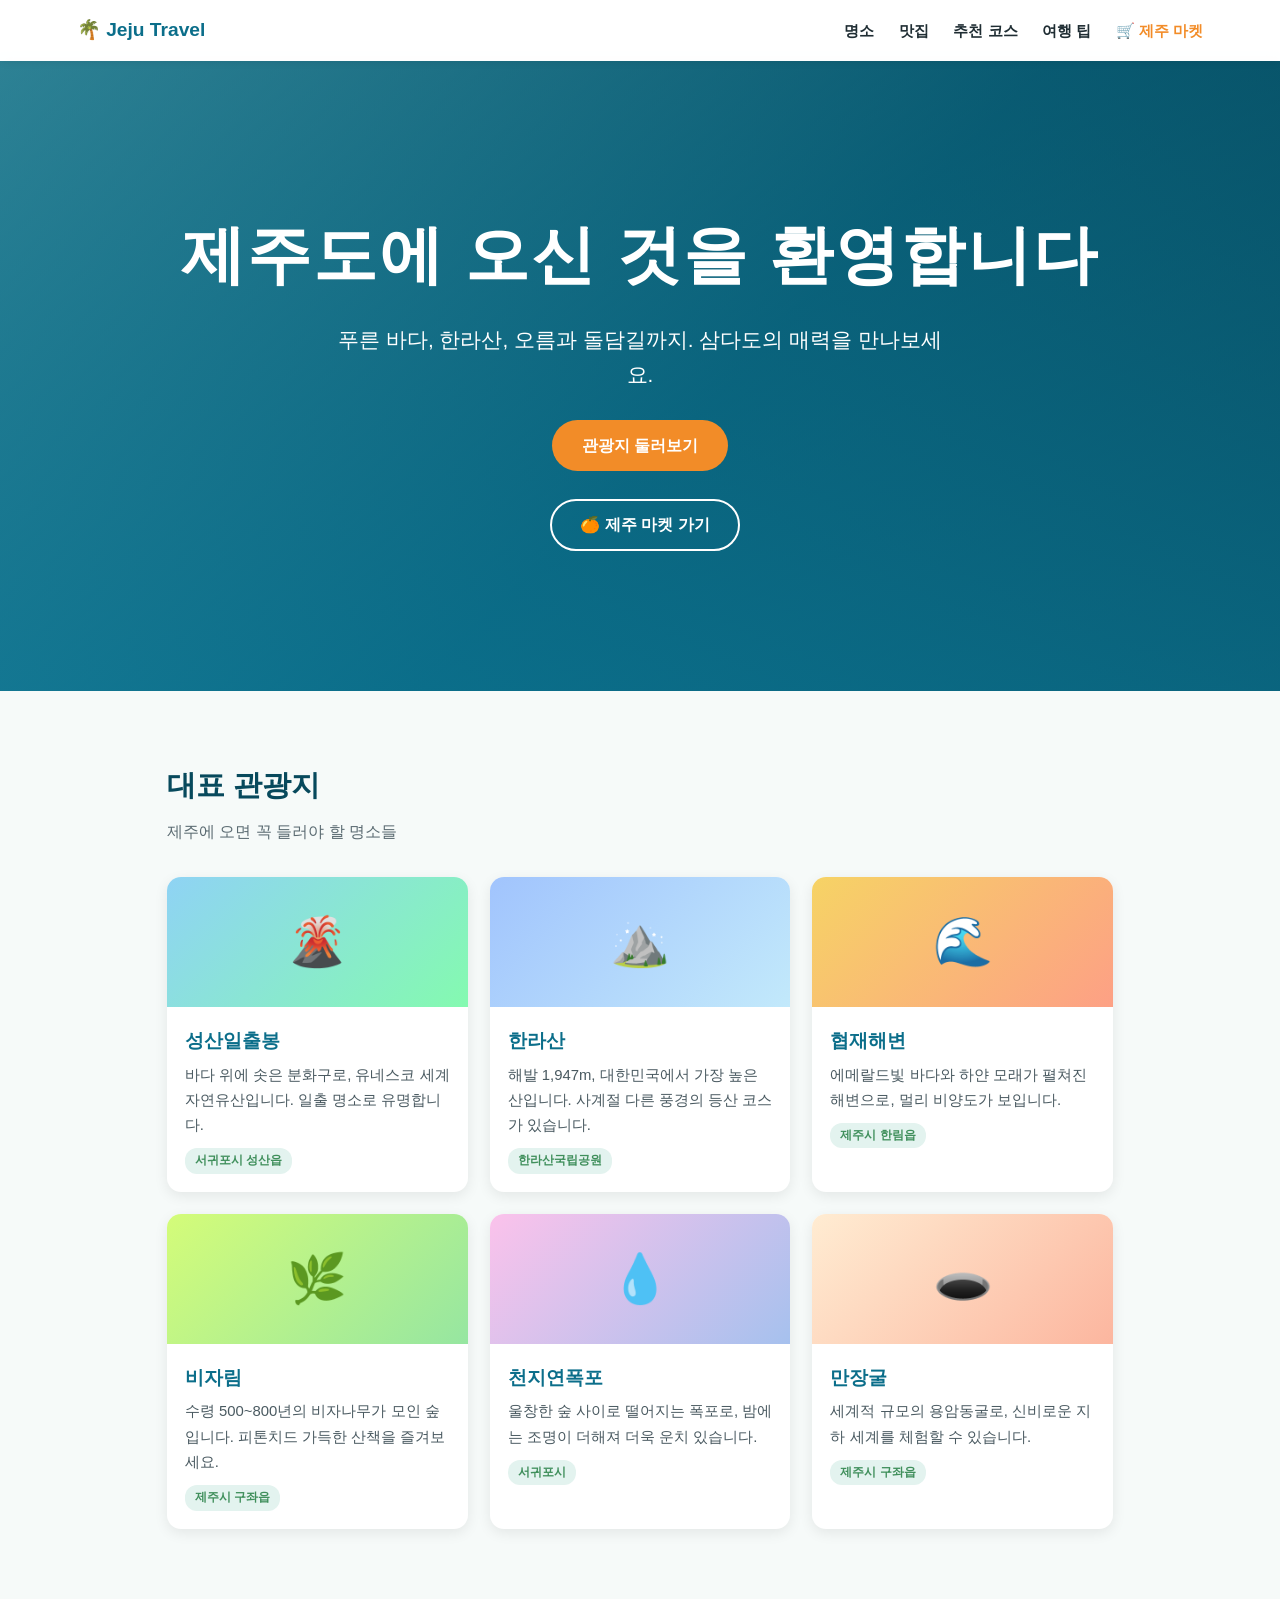
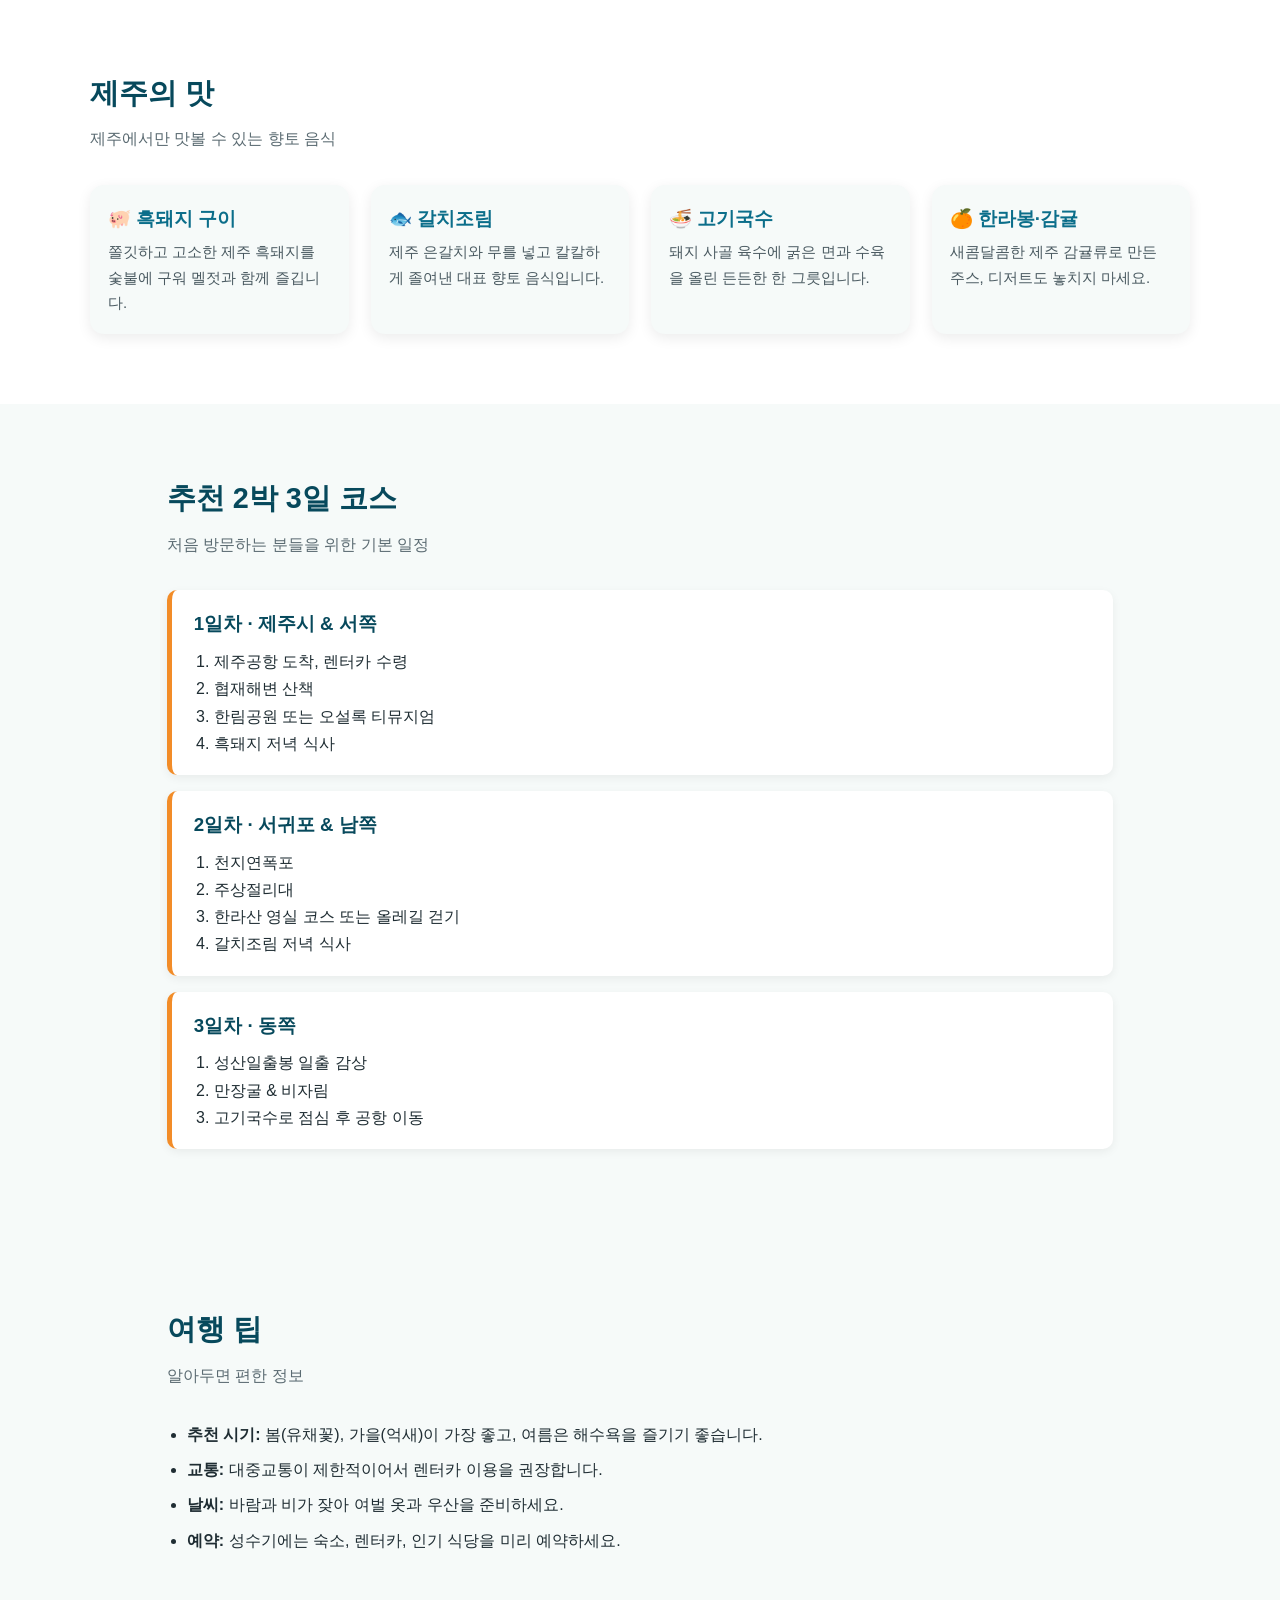
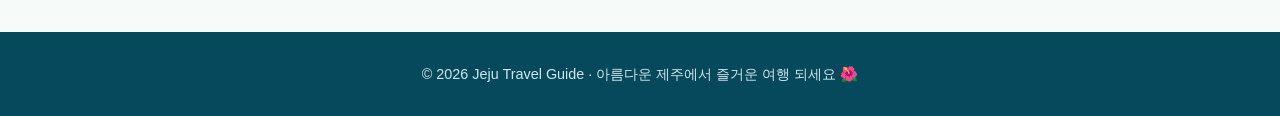
<file: index.html>
<!DOCTYPE html>
<html lang="ko">
<head>
  <meta charset="UTF-8">
  <meta name="viewport" content="width=device-width, initial-scale=1.0">
  <title>제주도 관광 안내</title>
  <style>
    :root {
      --sea: #0b6e8a;
      --sea-dark: #07495c;
      --orange: #f28c28;
      --leaf: #3f8f5b;
      --bg: #f6faf9;
      --text: #1f2d33;
      --card: #ffffff;
    }
    * { box-sizing: border-box; margin: 0; padding: 0; }
    html { scroll-behavior: smooth; }
    body {
      font-family: "Malgun Gothic", "Apple SD Gothic Neo", sans-serif;
      color: var(--text);
      background: var(--bg);
      line-height: 1.7;
    }
    header.nav {
      position: sticky; top: 0; z-index: 10;
      display: flex; justify-content: space-between; align-items: center;
      padding: 14px 6vw;
      background: rgba(255,255,255,.92);
      backdrop-filter: blur(6px);
      box-shadow: 0 1px 8px rgba(0,0,0,.08);
    }
    .logo { font-weight: 700; font-size: 1.2rem; color: var(--sea); }
    nav a {
      margin-left: 20px; text-decoration: none;
      color: var(--text); font-weight: 600; font-size: .95rem;
    }
    nav a:hover { color: var(--orange); }
    .hero {
      min-height: 70vh;
      display: flex; flex-direction: column; justify-content: center; align-items: center;
      text-align: center; color: #fff; padding: 0 6vw;
      background: linear-gradient(180deg, rgba(7,73,92,.55), rgba(11,110,138,.75)),
                  linear-gradient(135deg, #5cc6d9 0%, #0b6e8a 55%, #07495c 100%);
    }
    .hero h1 { font-size: clamp(2.2rem, 6vw, 4rem); letter-spacing: 2px; }
    .hero p { margin-top: 12px; font-size: clamp(1rem, 2.4vw, 1.3rem); max-width: 620px; }
    .btn {
      display: inline-block; margin-top: 28px; padding: 12px 30px;
      background: var(--orange); color: #fff; border-radius: 30px;
      text-decoration: none; font-weight: 700;
      transition: transform .2s;
    }
    .btn:hover { transform: translateY(-3px); }
    .btn-ghost { margin-left: 10px; background: transparent; border: 2px solid #fff; padding: 10px 28px; }
    nav a.nav-shop { color: var(--orange); }
    section { padding: 70px 6vw; max-width: 1100px; margin: 0 auto; }
    section h2 {
      font-size: 1.8rem; color: var(--sea-dark); margin-bottom: 8px;
    }
    section .sub { color: #5b6b72; margin-bottom: 32px; }
    .grid {
      display: grid; gap: 22px;
      grid-template-columns: repeat(auto-fit, minmax(240px, 1fr));
    }
    .card {
      background: var(--card); border-radius: 14px; overflow: hidden;
      box-shadow: 0 4px 14px rgba(0,0,0,.08);
      transition: transform .2s;
    }
    .card:hover { transform: translateY(-5px); }
    .thumb {
      height: 130px; display: flex; align-items: center; justify-content: center;
      font-size: 3rem;
    }
    .t1 { background: linear-gradient(135deg, #8fd3f4, #84fab0); }
    .t2 { background: linear-gradient(135deg, #f6d365, #fda085); }
    .t3 { background: linear-gradient(135deg, #a1c4fd, #c2e9fb); }
    .t4 { background: linear-gradient(135deg, #d4fc79, #96e6a1); }
    .t5 { background: linear-gradient(135deg, #fbc2eb, #a6c1ee); }
    .t6 { background: linear-gradient(135deg, #ffecd2, #fcb69f); }
    .card .body { padding: 18px; }
    .card h3 { color: var(--sea); margin-bottom: 6px; }
    .card p { font-size: .93rem; color: #4a5a61; }
    .tag {
      display: inline-block; margin-top: 10px; padding: 2px 10px;
      border-radius: 12px; font-size: .78rem;
      background: #e3f3ef; color: var(--leaf); font-weight: 600;
    }
    .food { background: #fff; max-width: none; }
    .food .inner { max-width: 1100px; margin: 0 auto; }
    .food .card { background: var(--bg); }
    .course {
      background: var(--card); border-left: 5px solid var(--orange);
      border-radius: 10px; padding: 18px 22px; margin-bottom: 16px;
      box-shadow: 0 3px 10px rgba(0,0,0,.06);
    }
    .course h3 { color: var(--sea-dark); }
    .course ol { margin: 8px 0 0 20px; }
    .tips ul { margin-left: 20px; }
    .tips li { margin-bottom: 8px; }
    footer {
      text-align: center; padding: 30px 6vw;
      background: var(--sea-dark); color: #cfe6ec; font-size: .9rem;
    }
    @media (max-width: 600px) {
      nav a { margin-left: 12px; font-size: .85rem; }
    }
  </style>
</head>
<body>
  <header class="nav">
    <div class="logo">🌴 Jeju Travel</div>
    <nav>
      <a href="#spots">명소</a>
      <a href="#food">맛집</a>
      <a href="#course">추천 코스</a>
      <a href="#tips">여행 팁</a>
      <a href="shop/" class="nav-shop">🛒 제주 마켓</a>
    </nav>
  </header>

  <div class="hero">
    <h1>제주도에 오신 것을 환영합니다</h1>
    <p>푸른 바다, 한라산, 오름과 돌담길까지. 삼다도의 매력을 만나보세요.</p>
    <a class="btn" href="#spots">관광지 둘러보기</a>
    <a class="btn btn-ghost" href="shop/">🍊 제주 마켓 가기</a>
  </div>

  <section id="spots">
    <h2>대표 관광지</h2>
    <p class="sub">제주에 오면 꼭 들러야 할 명소들</p>
    <div class="grid">
      <div class="card">
        <div class="thumb t1">🌋</div>
        <div class="body">
          <h3>성산일출봉</h3>
          <p>바다 위에 솟은 분화구로, 유네스코 세계자연유산입니다. 일출 명소로 유명합니다.</p>
          <span class="tag">서귀포시 성산읍</span>
        </div>
      </div>
      <div class="card">
        <div class="thumb t3">⛰️</div>
        <div class="body">
          <h3>한라산</h3>
          <p>해발 1,947m, 대한민국에서 가장 높은 산입니다. 사계절 다른 풍경의 등산 코스가 있습니다.</p>
          <span class="tag">한라산국립공원</span>
        </div>
      </div>
      <div class="card">
        <div class="thumb t2">🌊</div>
        <div class="body">
          <h3>협재해변</h3>
          <p>에메랄드빛 바다와 하얀 모래가 펼쳐진 해변으로, 멀리 비양도가 보입니다.</p>
          <span class="tag">제주시 한림읍</span>
        </div>
      </div>
      <div class="card">
        <div class="thumb t4">🌿</div>
        <div class="body">
          <h3>비자림</h3>
          <p>수령 500~800년의 비자나무가 모인 숲입니다. 피톤치드 가득한 산책을 즐겨보세요.</p>
          <span class="tag">제주시 구좌읍</span>
        </div>
      </div>
      <div class="card">
        <div class="thumb t5">💧</div>
        <div class="body">
          <h3>천지연폭포</h3>
          <p>울창한 숲 사이로 떨어지는 폭포로, 밤에는 조명이 더해져 더욱 운치 있습니다.</p>
          <span class="tag">서귀포시</span>
        </div>
      </div>
      <div class="card">
        <div class="thumb t6">🕳️</div>
        <div class="body">
          <h3>만장굴</h3>
          <p>세계적 규모의 용암동굴로, 신비로운 지하 세계를 체험할 수 있습니다.</p>
          <span class="tag">제주시 구좌읍</span>
        </div>
      </div>
    </div>
  </section>

  <section id="food" class="food">
    <div class="inner">
      <h2>제주의 맛</h2>
      <p class="sub">제주에서만 맛볼 수 있는 향토 음식</p>
      <div class="grid">
        <div class="card">
          <div class="body">
            <h3>🐖 흑돼지 구이</h3>
            <p>쫄깃하고 고소한 제주 흑돼지를 숯불에 구워 멜젓과 함께 즐깁니다.</p>
          </div>
        </div>
        <div class="card">
          <div class="body">
            <h3>🐟 갈치조림</h3>
            <p>제주 은갈치와 무를 넣고 칼칼하게 졸여낸 대표 향토 음식입니다.</p>
          </div>
        </div>
        <div class="card">
          <div class="body">
            <h3>🍜 고기국수</h3>
            <p>돼지 사골 육수에 굵은 면과 수육을 올린 든든한 한 그릇입니다.</p>
          </div>
        </div>
        <div class="card">
          <div class="body">
            <h3>🍊 한라봉·감귤</h3>
            <p>새콤달콤한 제주 감귤류로 만든 주스, 디저트도 놓치지 마세요.</p>
          </div>
        </div>
      </div>
    </div>
  </section>

  <section id="course">
    <h2>추천 2박 3일 코스</h2>
    <p class="sub">처음 방문하는 분들을 위한 기본 일정</p>
    <div class="course">
      <h3>1일차 · 제주시 &amp; 서쪽</h3>
      <ol>
        <li>제주공항 도착, 렌터카 수령</li>
        <li>협재해변 산책</li>
        <li>한림공원 또는 오설록 티뮤지엄</li>
        <li>흑돼지 저녁 식사</li>
      </ol>
    </div>
    <div class="course">
      <h3>2일차 · 서귀포 &amp; 남쪽</h3>
      <ol>
        <li>천지연폭포</li>
        <li>주상절리대</li>
        <li>한라산 영실 코스 또는 올레길 걷기</li>
        <li>갈치조림 저녁 식사</li>
      </ol>
    </div>
    <div class="course">
      <h3>3일차 · 동쪽</h3>
      <ol>
        <li>성산일출봉 일출 감상</li>
        <li>만장굴 &amp; 비자림</li>
        <li>고기국수로 점심 후 공항 이동</li>
      </ol>
    </div>
  </section>

  <section id="tips" class="tips">
    <h2>여행 팁</h2>
    <p class="sub">알아두면 편한 정보</p>
    <ul>
      <li><strong>추천 시기:</strong> 봄(유채꽃), 가을(억새)이 가장 좋고, 여름은 해수욕을 즐기기 좋습니다.</li>
      <li><strong>교통:</strong> 대중교통이 제한적이어서 렌터카 이용을 권장합니다.</li>
      <li><strong>날씨:</strong> 바람과 비가 잦아 여벌 옷과 우산을 준비하세요.</li>
      <li><strong>예약:</strong> 성수기에는 숙소, 렌터카, 인기 식당을 미리 예약하세요.</li>
    </ul>
  </section>

  <footer>
    <p>© 2026 Jeju Travel Guide · 아름다운 제주에서 즐거운 여행 되세요 🌺</p>
  </footer>
</body>
</html>
</file>
